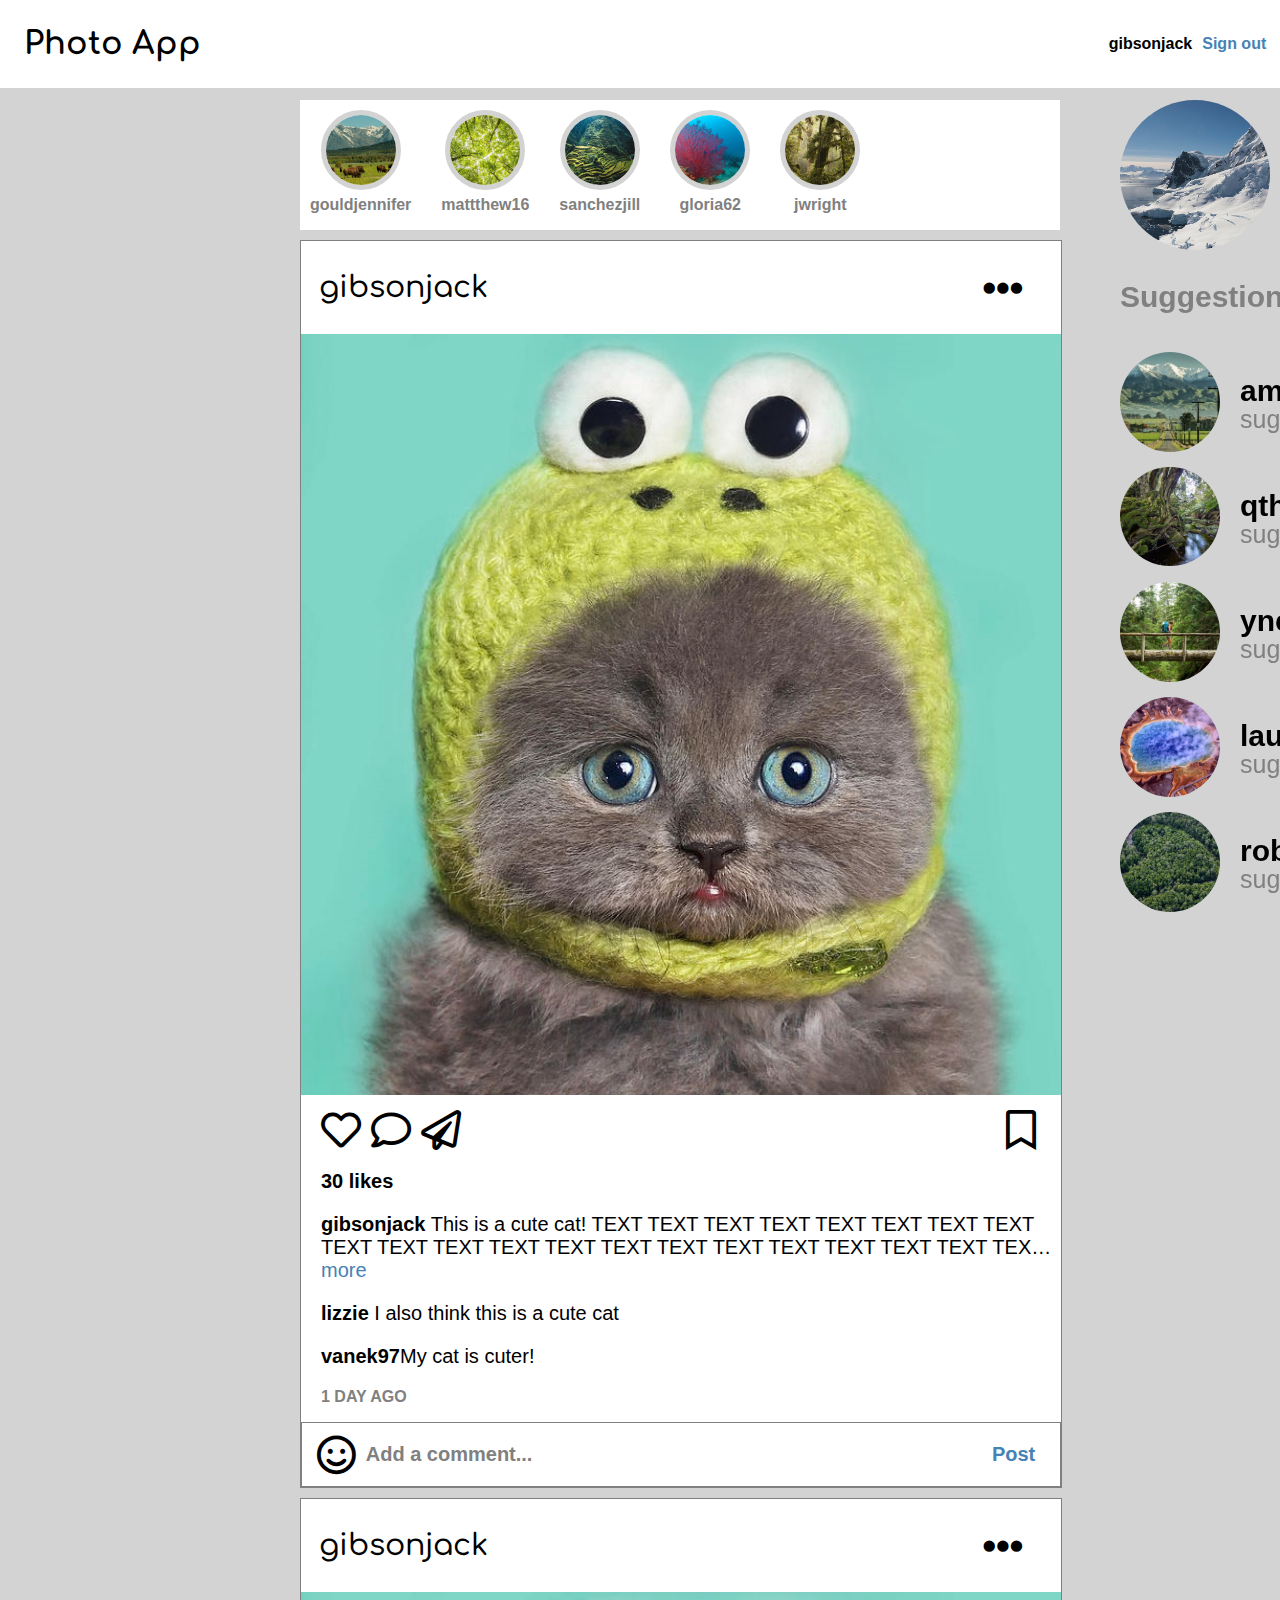
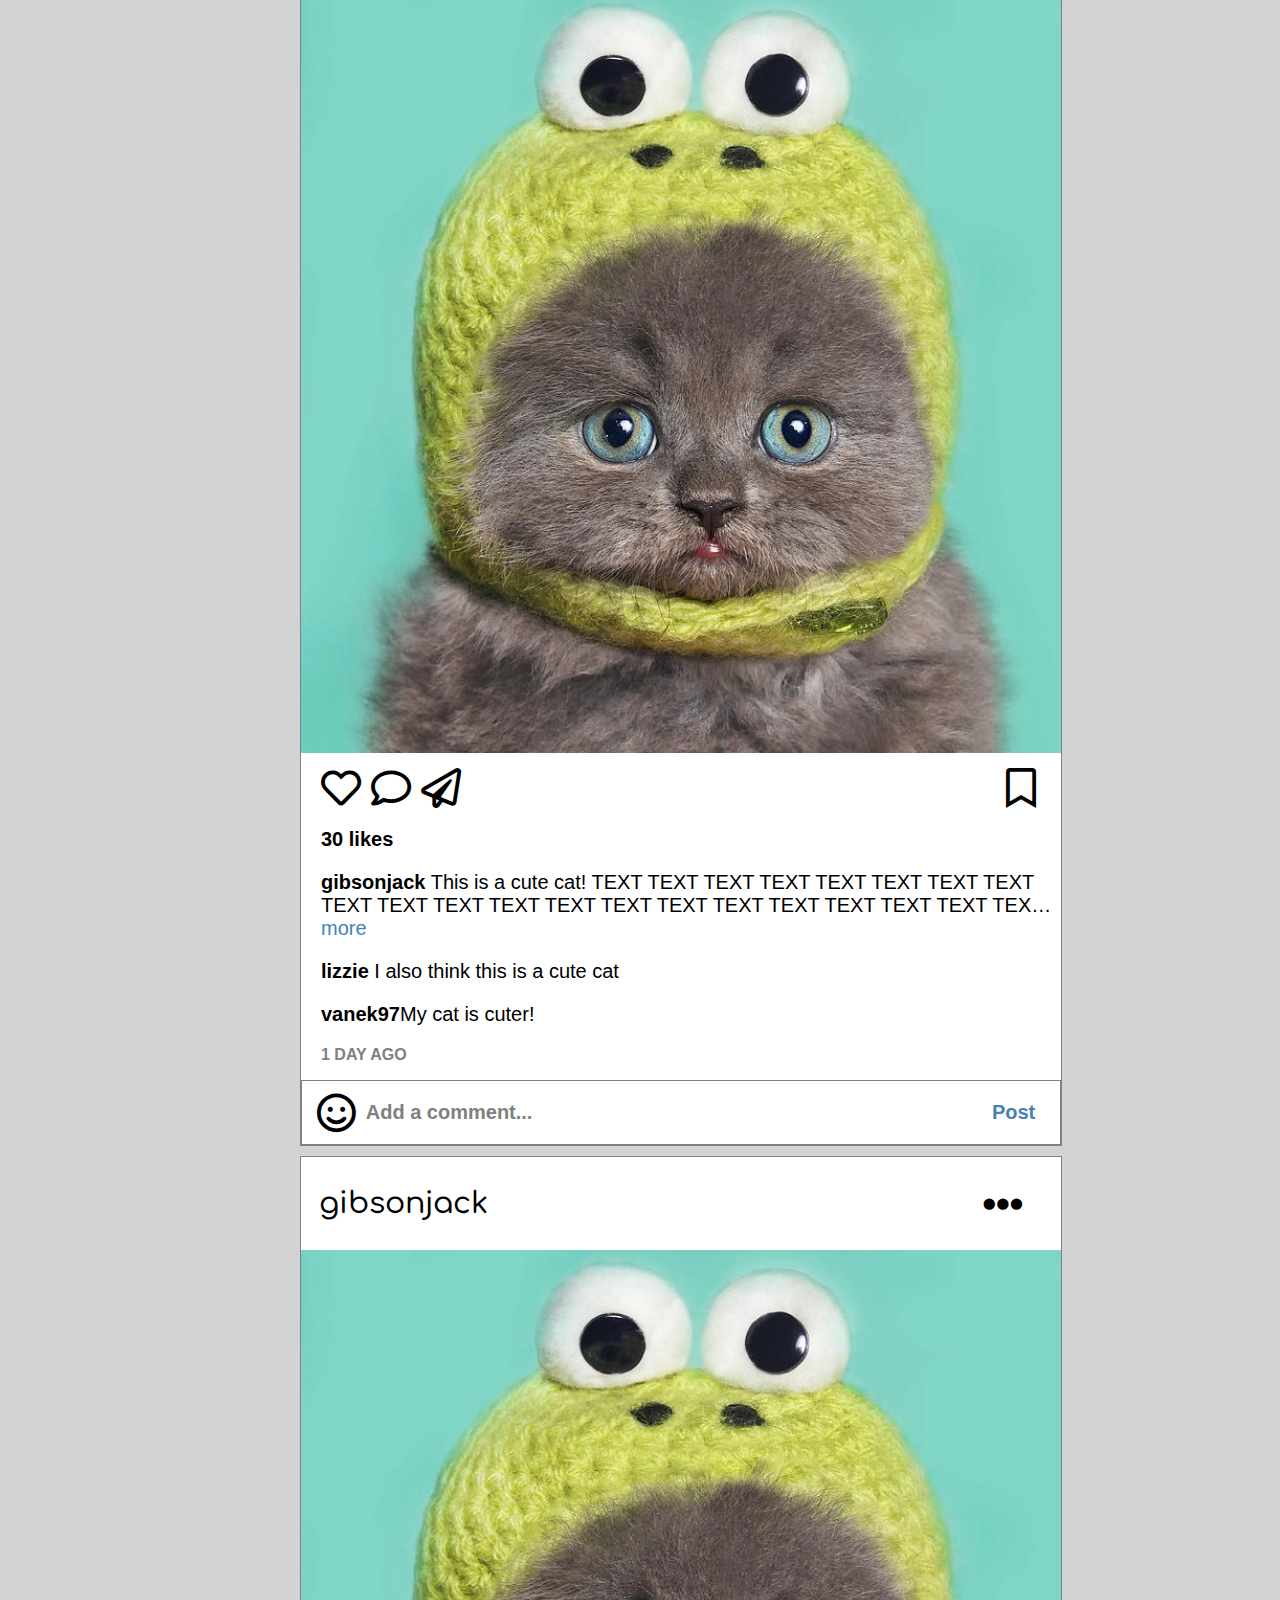
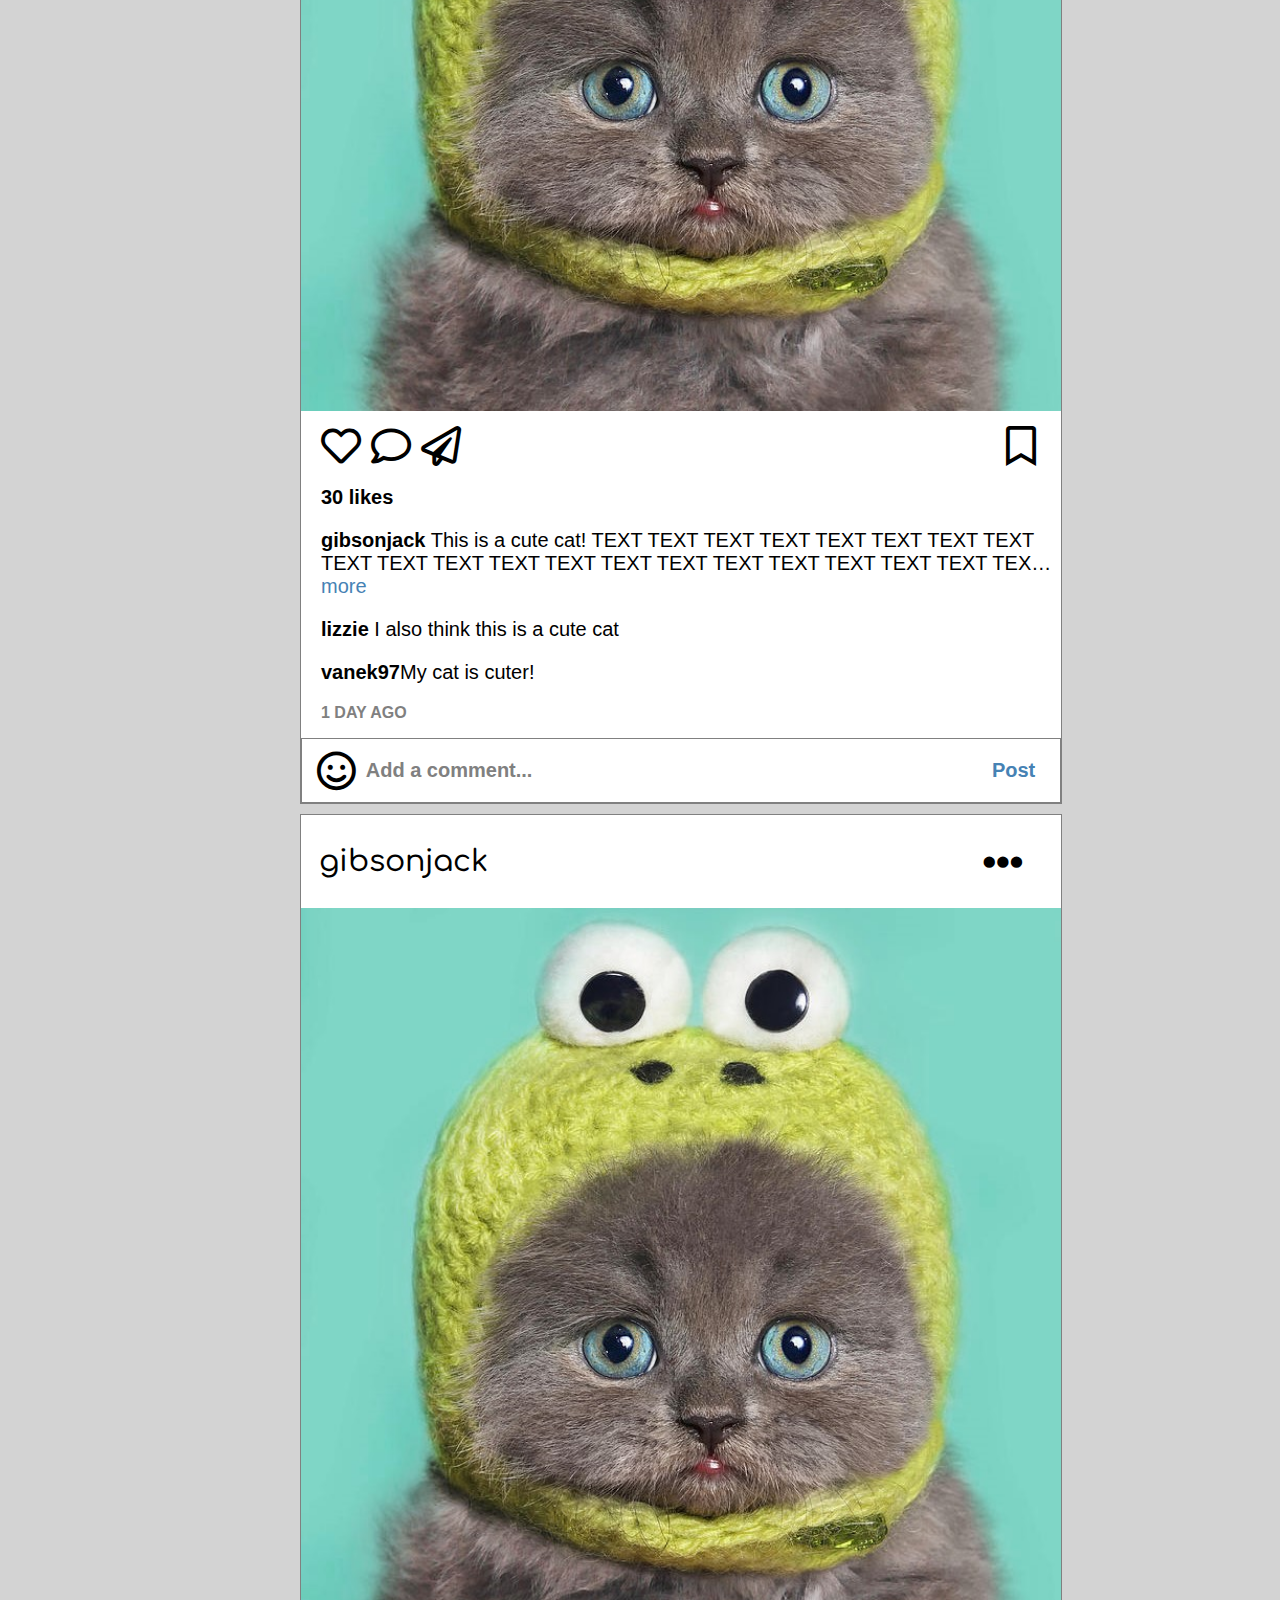
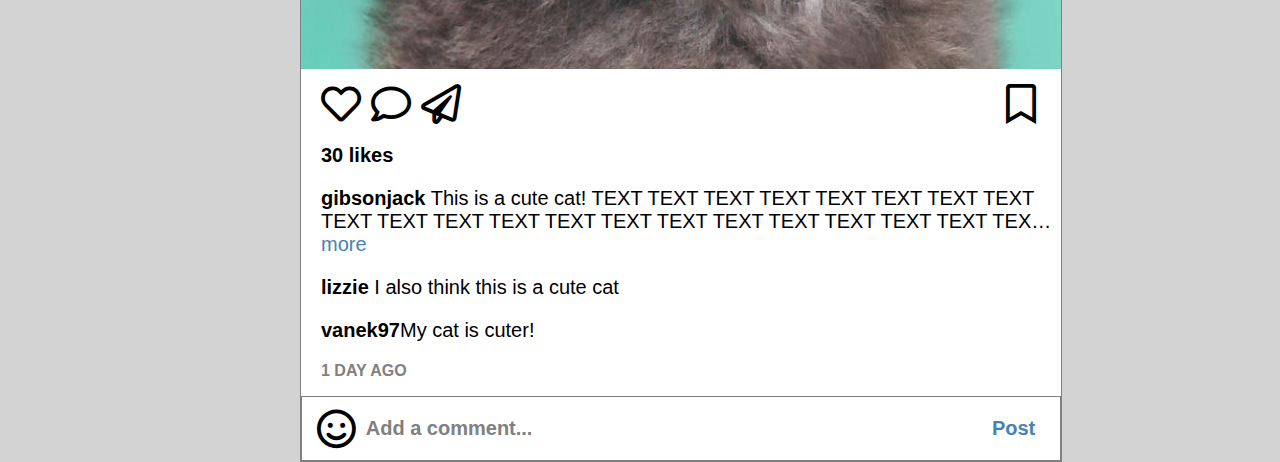
<file: html.html>
<html>
<head>
    <title>Photo App</title>
    <link rel="stylesheet" href="css.css">
    <link rel="preconnect" href="https://fonts.googleapis.com">
    <link rel="preconnect" href="https://fonts.gstatic.com" crossorigin>
    <link href="https://fonts.googleapis.com/css2?family=Comfortaa:wght@300;400;500;600;700&display=swap" rel="stylesheet">
    <link rel="stylesheet" href="https://cdnjs.cloudflare.com/ajax/libs/font-awesome/5.11.2/css/all.min.css">
</head>
<body>
    <div class="navBar">
        <h1> Photo App </h1>
        <div class="navSmall">
            <p class="accountName">gibsonjack</p>
            <p class="signOut">Sign out</p>
        </div>
    </div>
    <div class="main">
        <div class="leftContent">
            <div class="storiesPanel">
                <div class="story">
                    <img src="images/Medium_WW29128.jpg" alt="Profile picture">
                    <p>gouldjennifer</p>
                </div>
                <div class="story">
                    <img src="images/pexels-felix-mittermeier-957024.jpg" alt="Profile picture">
                    <p>mattthew16</p>
                </div>
                <div class="story">
                    <img src="images/qm543717854.jpg" alt="Profile picture">
                    <p>sanchezjill</p>
                </div>
                <div class="story">
                    <img src="images/seafan.jpg" alt="Profile picture">
                    <p>gloria62</p>
                </div>
                <div class="story">
                    <img src="images/WED-1-1024x681.jpg" alt="Profile picture">
                    <p>jwright</p>
                </div>
            </div>
            <div class="post">
                <div class="topPost">
                    <p>gibsonjack</p>
                    <i class="fas fa-ellipsis-h"></i>
                </div>
                <img src="images/funnykitty.jpg">
                <div class="commentsNStuff">
                    <div class="iconBar">
                        <div class="rightIcons">
                            <i class="far fa-heart"></i>
                            <i class="far fa-comment"></i>
                            <i class="far fa-paper-plane"></i>
                        </div>
                        <i class="far fa-bookmark"></i>
                    </div>
                    <div class="likesContainer">
                        <p>30 likes</p>
                    </div>
                    <div class="caption">
                        <p><b>gibsonjack</b> This is a cute cat! TEXT TEXT TEXT TEXT TEXT TEXT TEXT TEXT TEXT TEXT TEXT TEXT TEXT TEXT TEXT TEXT TEXT TEXT TEXT TEXT TEXT TEXT TEXT TEXT TEXT TEXT TEXT 
                            TEXT TEXT TEXT TEXT TEXT TEXT TEXT TEXT TEXT TEXT TEXT TEXT TEXT TEXT TEXT TEXT TEXT TEXT TEXT TEXT 
                            TEXT TEXT TEXT TEXT TEXT TEXT TEXT TEXT TEXT TEXT TEXT TEXT TEXT TEXT TEXT</p> <a href="#">more</a> 
                    </div>
                    <div class="comments">
                        <p><b>lizzie</b> I also think this is a cute cat</p>
                        <p><b>vanek97</b>My cat is cuter!</p>
                    </div>
                    <p>1 DAY AGO</p>
                </div>
                <div class="addComment">
                    <div class="interact">
                        <i class="far fa-smile"></i>
                        <p>Add a comment...</p>
                    </div>
                    <p>Post</p>
                </div>
            </div>
            <div class="post">
                <div class="topPost">
                    <p>gibsonjack</p>
                    <i class="fas fa-ellipsis-h"></i>
                </div>
                <img src="images/funnykitty.jpg">
                <div class="commentsNStuff">
                    <div class="iconBar">
                        <div class="rightIcons">
                            <i class="far fa-heart"></i>
                            <i class="far fa-comment"></i>
                            <i class="far fa-paper-plane"></i>
                        </div>
                        <i class="far fa-bookmark"></i>
                    </div>
                    <div class="likesContainer">
                        <p>30 likes</p>
                    </div>
                    <div class="caption">
                        <p><b>gibsonjack</b> This is a cute cat! TEXT TEXT TEXT TEXT TEXT TEXT TEXT TEXT TEXT TEXT TEXT TEXT TEXT TEXT TEXT TEXT TEXT TEXT TEXT TEXT TEXT TEXT TEXT TEXT TEXT TEXT TEXT 
                            TEXT TEXT TEXT TEXT TEXT TEXT TEXT TEXT TEXT TEXT TEXT TEXT TEXT TEXT TEXT TEXT TEXT TEXT TEXT TEXT 
                            TEXT TEXT TEXT TEXT TEXT TEXT TEXT TEXT TEXT TEXT TEXT TEXT TEXT TEXT TEXT</p> <a href="#">more</a> 
                    </div>
                    <div class="comments">
                        <p><b>lizzie</b> I also think this is a cute cat</p>
                        <p><b>vanek97</b>My cat is cuter!</p>
                    </div>
                    <p>1 DAY AGO</p>
                </div>
                <div class="addComment">
                    <div class="interact">
                        <i class="far fa-smile"></i>
                        <p>Add a comment...</p>
                    </div>
                    <p>Post</p>
                </div>
            </div>
            <div class="post">
                <div class="topPost">
                    <p>gibsonjack</p>
                    <i class="fas fa-ellipsis-h"></i>
                </div>
                <img src="images/funnykitty.jpg">
                <div class="commentsNStuff">
                    <div class="iconBar">
                        <div class="rightIcons">
                            <i class="far fa-heart"></i>
                            <i class="far fa-comment"></i>
                            <i class="far fa-paper-plane"></i>
                        </div>
                        <i class="far fa-bookmark"></i>
                    </div>
                    <div class="likesContainer">
                        <p>30 likes</p>
                    </div>
                    <div class="caption">
                        <p><b>gibsonjack</b> This is a cute cat! TEXT TEXT TEXT TEXT TEXT TEXT TEXT TEXT TEXT TEXT TEXT TEXT TEXT TEXT TEXT TEXT TEXT TEXT TEXT TEXT TEXT TEXT TEXT TEXT TEXT TEXT TEXT 
                            TEXT TEXT TEXT TEXT TEXT TEXT TEXT TEXT TEXT TEXT TEXT TEXT TEXT TEXT TEXT TEXT TEXT TEXT TEXT TEXT 
                            TEXT TEXT TEXT TEXT TEXT TEXT TEXT TEXT TEXT TEXT TEXT TEXT TEXT TEXT TEXT</p> <a href="#">more</a> 
                    </div>
                    <div class="comments">
                        <p><b>lizzie</b> I also think this is a cute cat</p>
                        <p><b>vanek97</b>My cat is cuter!</p>
                    </div>
                    <p>1 DAY AGO</p>
                </div>
                <div class="addComment">
                    <div class="interact">
                        <i class="far fa-smile"></i>
                        <p>Add a comment...</p>
                    </div>
                    <p>Post</p>
                </div>
            </div>
            <div class="post">
                <div class="topPost">
                    <p>gibsonjack</p>
                    <i class="fas fa-ellipsis-h"></i>
                </div>
                <img src="images/funnykitty.jpg">
                <div class="commentsNStuff">
                    <div class="iconBar">
                        <div class="rightIcons">
                            <i class="far fa-heart"></i>
                            <i class="far fa-comment"></i>
                            <i class="far fa-paper-plane"></i>
                        </div>
                        <i class="far fa-bookmark"></i>
                    </div>
                    <div class="likesContainer">
                        <p>30 likes</p>
                    </div>
                    <div class="caption">
                        <p><b>gibsonjack</b> This is a cute cat! TEXT TEXT TEXT TEXT TEXT TEXT TEXT TEXT TEXT TEXT TEXT TEXT TEXT TEXT TEXT TEXT TEXT TEXT TEXT TEXT TEXT TEXT TEXT TEXT TEXT TEXT TEXT 
                            TEXT TEXT TEXT TEXT TEXT TEXT TEXT TEXT TEXT TEXT TEXT TEXT TEXT TEXT TEXT TEXT TEXT TEXT TEXT TEXT 
                            TEXT TEXT TEXT TEXT TEXT TEXT TEXT TEXT TEXT TEXT TEXT TEXT TEXT TEXT TEXT</p> <a href="#">more</a> 
                    </div>
                    <div class="comments">
                        <p><b>lizzie</b> I also think this is a cute cat</p>
                        <p><b>vanek97</b>My cat is cuter!</p>
                    </div>
                    <p>1 DAY AGO</p>
                </div>
                <div class="addComment">
                    <div class="interact">
                        <i class="far fa-smile"></i>
                        <p>Add a comment...</p>
                    </div>
                    <p>Post</p>
                </div>
            </div>
        </div>
        <div class="rightContent">
            <div class="recPanel">
                <div class="yourProfile">
                    <img src="images/12427260443_fdca8300bd_c.jpg" alt="Profile picture">
                    <h2>gibsonjack</h2>
                </div>
                <p>Suggestions for you</p>
                <div class="suggestion">
                    <img src="images/1_dhn1R1zSQOYVpvWRI_CwSQ@2x.jpeg" alt="Profile picture">
                    <div class="profileContainer">
                        <p class="name">amandahudson</p>
                        <p class="sugText">suggested for you</p>
                    </div>
                    <a href="#">follow</a>
                </div>
                <div class="suggestion">
                    <img src="images/7e774f65bd8847242c42c4a2d1e6f7c9.jpg" alt="Profile picture">
                    <div class="profileContainer">
                        <p class="name">qthornton</p>
                        <p class="sugText">suggested for you</p>
                    </div>
                    <a href="#">follow</a>
                </div>
                <div class="suggestion">
                    <img src="images/download.jpg" alt="Profile picture">
                    <div class="profileContainer">
                        <p class="name">ynelson</p>
                        <p class="sugText">suggested for you</p>
                    </div>
                    <a href="#">follow</a>
                </div>
                <div class="suggestion">
                    <img src="images/EAPS-extremophiles-membrages-study-Yellowstone-acid-spring-MIT-00_0.jpg" alt="Profile picture">
                    <div class="profileContainer">
                        <p class="name">lauralyons</p>
                        <p class="sugText">suggested for you</p>
                    </div>
                    <a href="#">follow</a>
                </div>
                <div class="suggestion">
                    <img src="images/GP0STRVJ1_Web_size.jpg" alt="Profile picture">
                    <div class="profileContainer">
                        <p class="name">robertsonkristen</p>
                        <p class="sugText">suggested for you</p>
                    </div>
                    <a href="#">follow</a>
                </div>
            </div>
        </div>
        </div>
    
</body>
</html>

<!--To add a feature so users can easily add alt-text to their images I would create an option to do so when you are posting an image along with the caption. -->
</file>
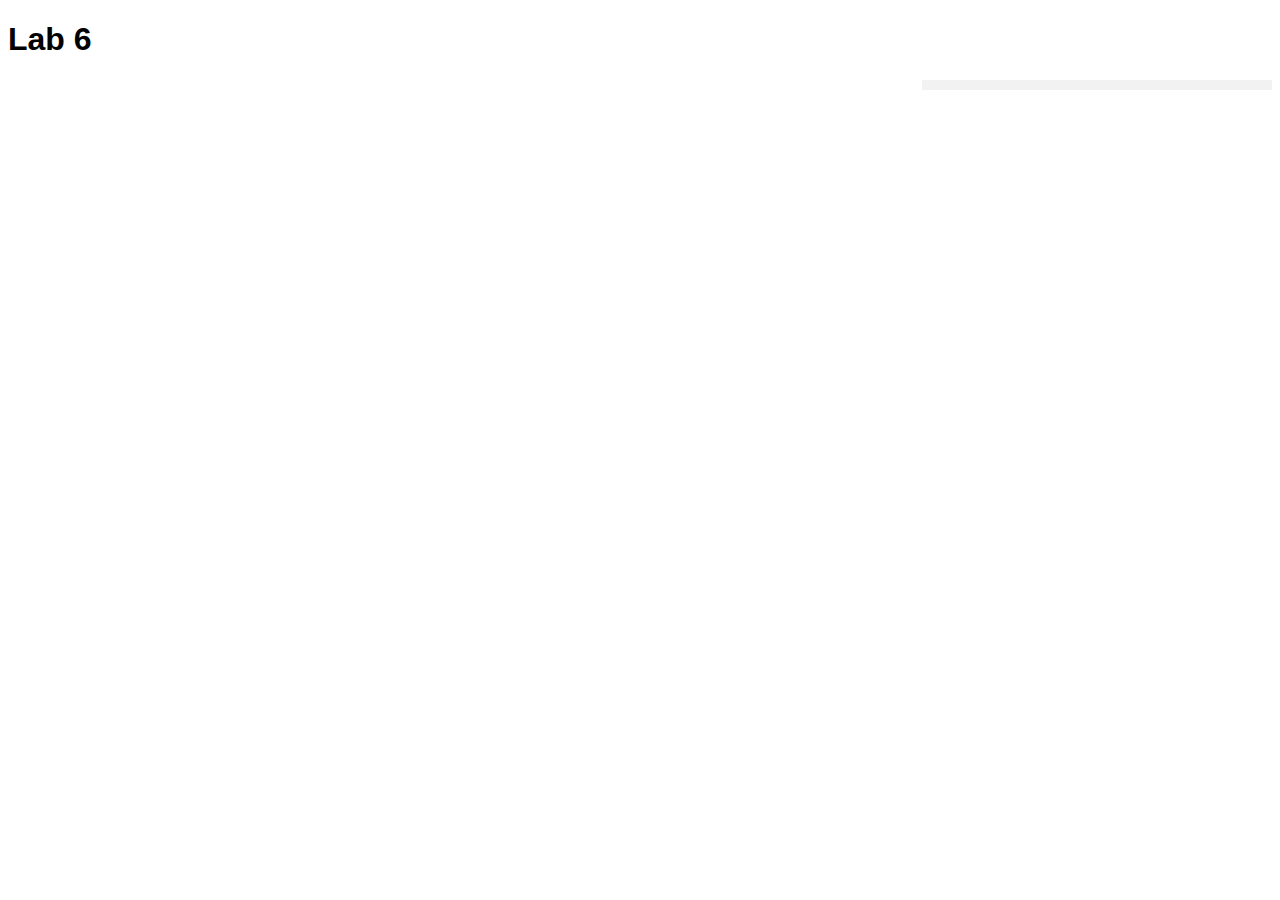
<file: lab6/lab6.html>
<!DOCTYPE html>
<html>
    <head>
        <title>Lab 6</title>
        <link rel="stylesheet" href="/static/css/lab6.css">
        <script lang="javascript" src="/static/js/lab6.js" defer></script>
    </head>
    <body>
        <h1>Lab 6</h1>
        <main>
            <section id="suggestions">
                <!----JS code populate this-->
                
            </section>
        </main>
    </body>
</html>
</file>
<file: css.css>
body{
    margin: 0px;
    background-color: lightgrey;
    font-family: Arial, Helvetica, sans-serif;
}

.main{
    width: 70%;
    max-width: 1000px;
    display: grid;
    grid-template-columns: 60% 40%;
    grid-gap: 30px;
}

.leftContent {
    display: flex;
    flex-direction: column;
    padding-left: 300px;
}

.rightContent {
    position: fixed;
    padding-left: 1100px;
    padding-top: 80px;
}

/*navbar*/
.navBar{
    background-color: white;
    position: fixed;
    top: 0;
    left: 0;
    width: 100%;
    display: flex;
    align-items: center;
    justify-content: space-around;
    padding: 5px;
    z-index: 1;
    margin-bottom: 30px;
}
h1{
    font-family: 'Comfortaa', cursive;
    position: relative;
    float: left;
    left: -17vw;
    font-weight: 700;
}
.navSmall{
    position: relative;
    float: right;
    display: flex;
    font-weight: bold;
    right: -17vw;
}

.signOut{
    color: steelblue;
    margin-left: 10px;
}

/*stories*/
.storiesPanel > .story > img {
    border-radius: 50%;
    width: 70px;
    border: solid lightgrey 5px;
    margin-bottom: -10px;
}

.storiesPanel{
    background-color: white;
    display: flex;
    align-items: center;
    justify-content: left;
    margin-top: 100px;
    width: 760px;
}

.story{
    padding-right: 20px;
    padding-left: 10px;
    text-align: center;
    color: grey;
    font-weight: bold;
    padding-top: 10px;
}

/*recBar*/
.suggestion > img {
    border-radius: 50%;
    width: 100px;
    position: relative;
    float: left;
}

.yourProfile > img {
    border-radius: 50%;
    width: 150px;
}

h2 {
    font-family: 'Comfortaa', cursive;
    font-weight: 700;
    font-size: 50px;
    padding-left: 30px;
}

.recPanel > p {
    font-size: 30px;
    color: grey;
    font-weight: bolder;
}

.yourProfile {
    display: flex;
    align-items: center;
    justify-content: left;
    padding-top: 20px;
}

.name {
    font-size: 30px;
    font-weight: bolder;
    margin-bottom: 0px;
}

.sugText {
    font-size: 25px;
    color: grey;
    margin-top: -3px;
}

.suggestion > a {
    color: steelblue;
    font-weight: bold;
    font-size: 25px;
    position: relative;
    float: right;
    display: flex;
    text-decoration: none;
}

.suggestion {
    display: flex;
    align-items: center;
    justify-content: left;
    width: 100%;
}

.profileContainer {
    padding-left: 20px;
    padding-right: 20px;
    width: 45%
}
.recPanel{
    width: 550px;
    padding-left: 20px;
}

/*post*/
.post{
    width: 760px;
    background-color: white;
    border: solid grey 1px;
    box-shadow: grey;
    margin-top: 10px;
}

.post > img {
    width: 100%
}

.topPost > p{
    font-family: 'Comfortaa', cursive;
    font-weight: 500;
    font-size: 30px;
    position: relative;
    float: left;
    left: -120px;
}

.topPost{
    display: flex;
    align-items: center;
    justify-content: space-around;
}

.topPost > i {
    position: relative;
    float: right;
    right: -100px;
}

i {
    font-size: 40px;
}

.rightIcons > i {
    padding-left: 5px;
    padding-right: 5px;
    padding-top: 15px;
    position: relative;
    float: left;
    left: -130px;
}

.iconBar > i {
    position: relative;
    float: right;
    right: -120px;
    padding-top: 15px;
}

.iconBar {
    display: flex;
    align-items: center;
    justify-content: space-around;
}

.likesContainer > p {
    font-weight: bold;
    font-size: 20px;
    padding-left: 20px;
}

.caption {
    padding-left: 20px;
    font-size: 20px;
}

.caption > p {
    display: -webkit-box;
    -webkit-line-clamp: 2;
    -webkit-box-orient: vertical;
    overflow: hidden;
    text-overflow: ellipsis;
    margin-bottom: 0px;
}

.caption > a {
    margin-top: -10px;
    text-decoration: none;
    color: steelblue;
}

.comments {
    padding-left: 20px;
    font-size: 20px;
}

.commentsNStuff > p {
    color: grey;
    font-weight: bold;
    padding-left: 20px;
}

.addComment{
    display: flex;
    align-items: center;
    justify-content: space-around;
    font-size: 20px;
    font-weight: bold;
    border: solid gray 1px;
}

.addComment > p {
    color: steelblue;
    position: relative;
    float: right;
    right: -100px;
}

.interact {
    display: flex;
    align-items: center;
    justify-content: space-around;
    position: relative;
    float: left;
    left: -110px;
}

.interact > p {
    color: gray;
    padding-left: 10px;
}

/*media hide*/
@media screen and (max-width: 600px) {
    .recPanel {
      visibility: hidden;
    }
  }
</file>
<file: static/css/lab6.css>
body * {
    box-sizing: border-box;
}

body {
    font-family: 'Franklin Gothic Medium', 'Arial Narrow', Arial, sans-serif;
}

#suggestions {
    width: 350px;
    background-color: #f2f2f2;
    padding: 5px;
}

.suggestion{
    display:grid;
    grid-template-columns: 50px auto 70px;
    align-items: center;
    padding-top: 5px;
    padding-bottom: 5px;
}

main{
    display: flex;
    justify-content: flex-end;
    align-items: center;
}

.suggestion p{
    margin: 0;
}

.suggestion img{
    border-radius: 15px;
}

.suggestion .username {
    font-weight: bold;
}

.suggestion .sugg-text{
    font-size: 0.9em;
    color: #555;
}

.suggestion button{
    padding: 5px 10px;
    border: 1px;
    border-radius: 4px;
    border-color: #999;
}
.follow {
    background: transparent;
}

.unfollow{
    background: white;
}
</file>
